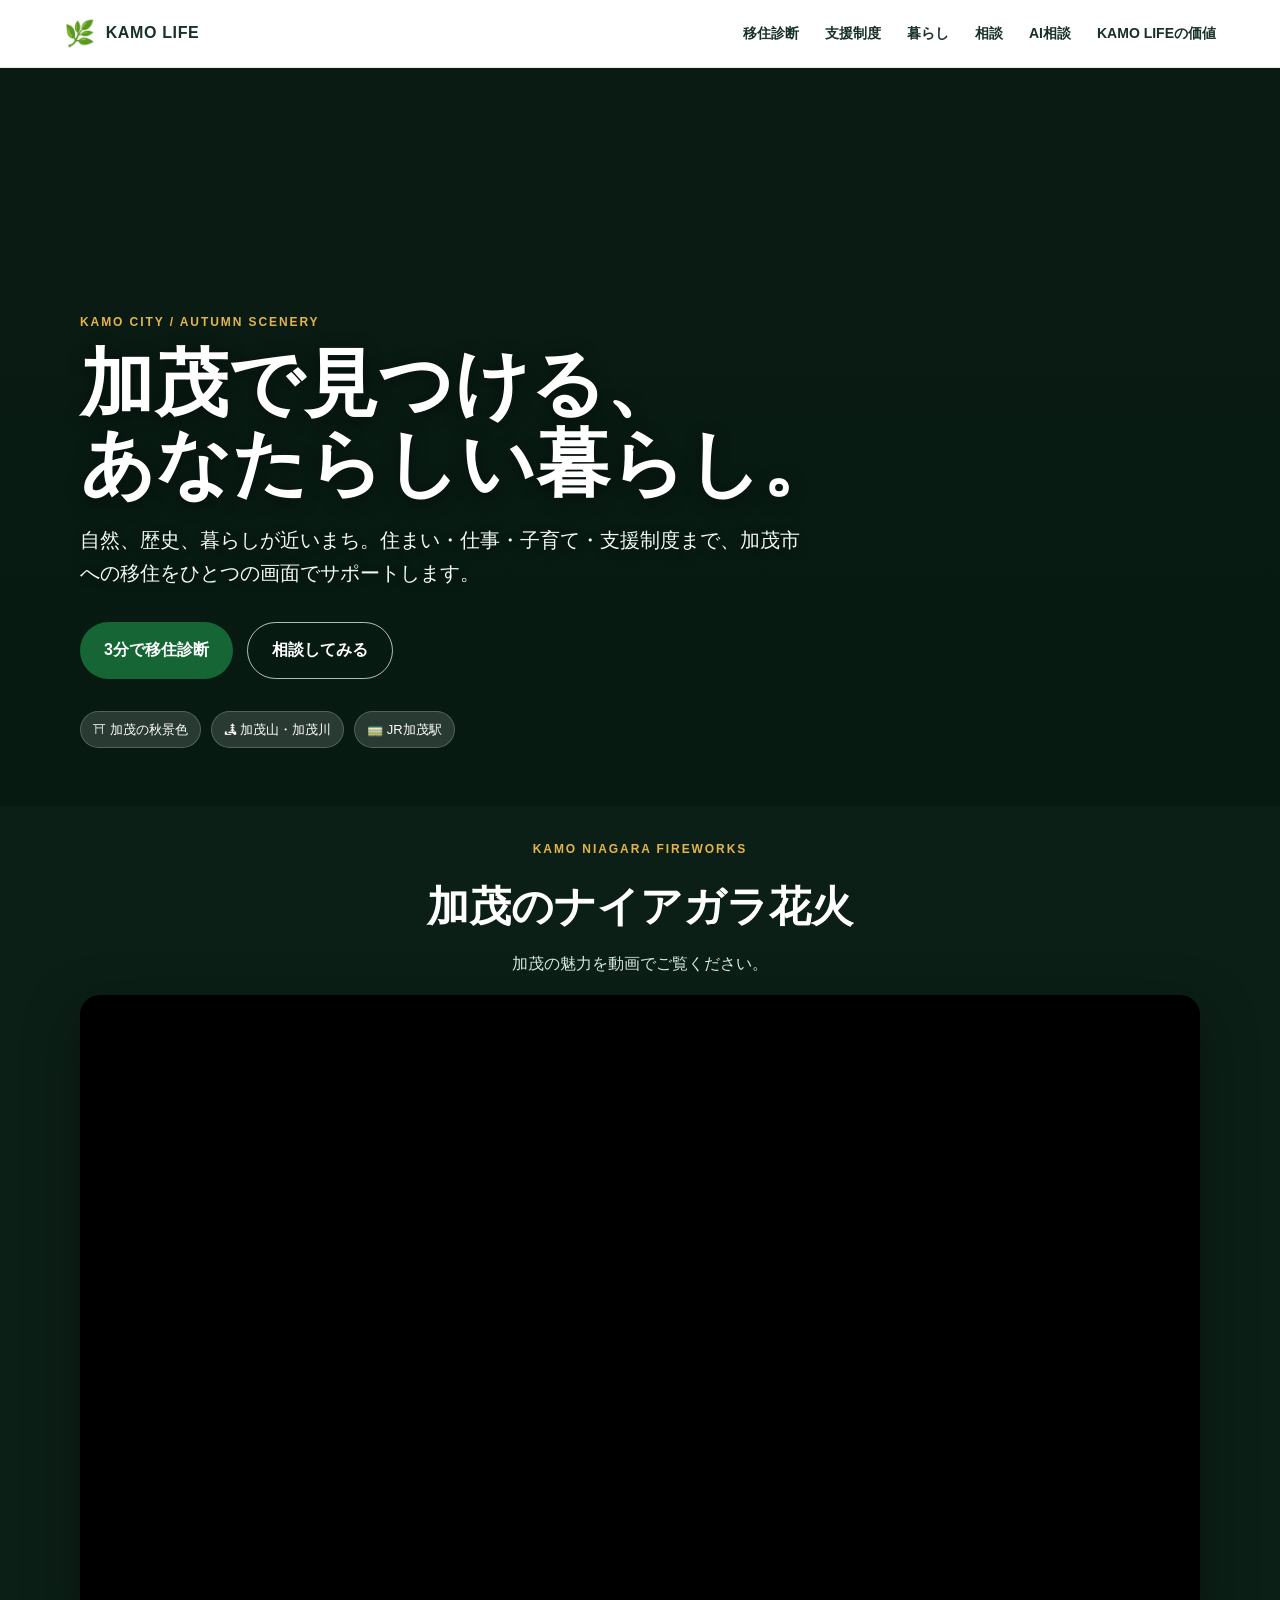
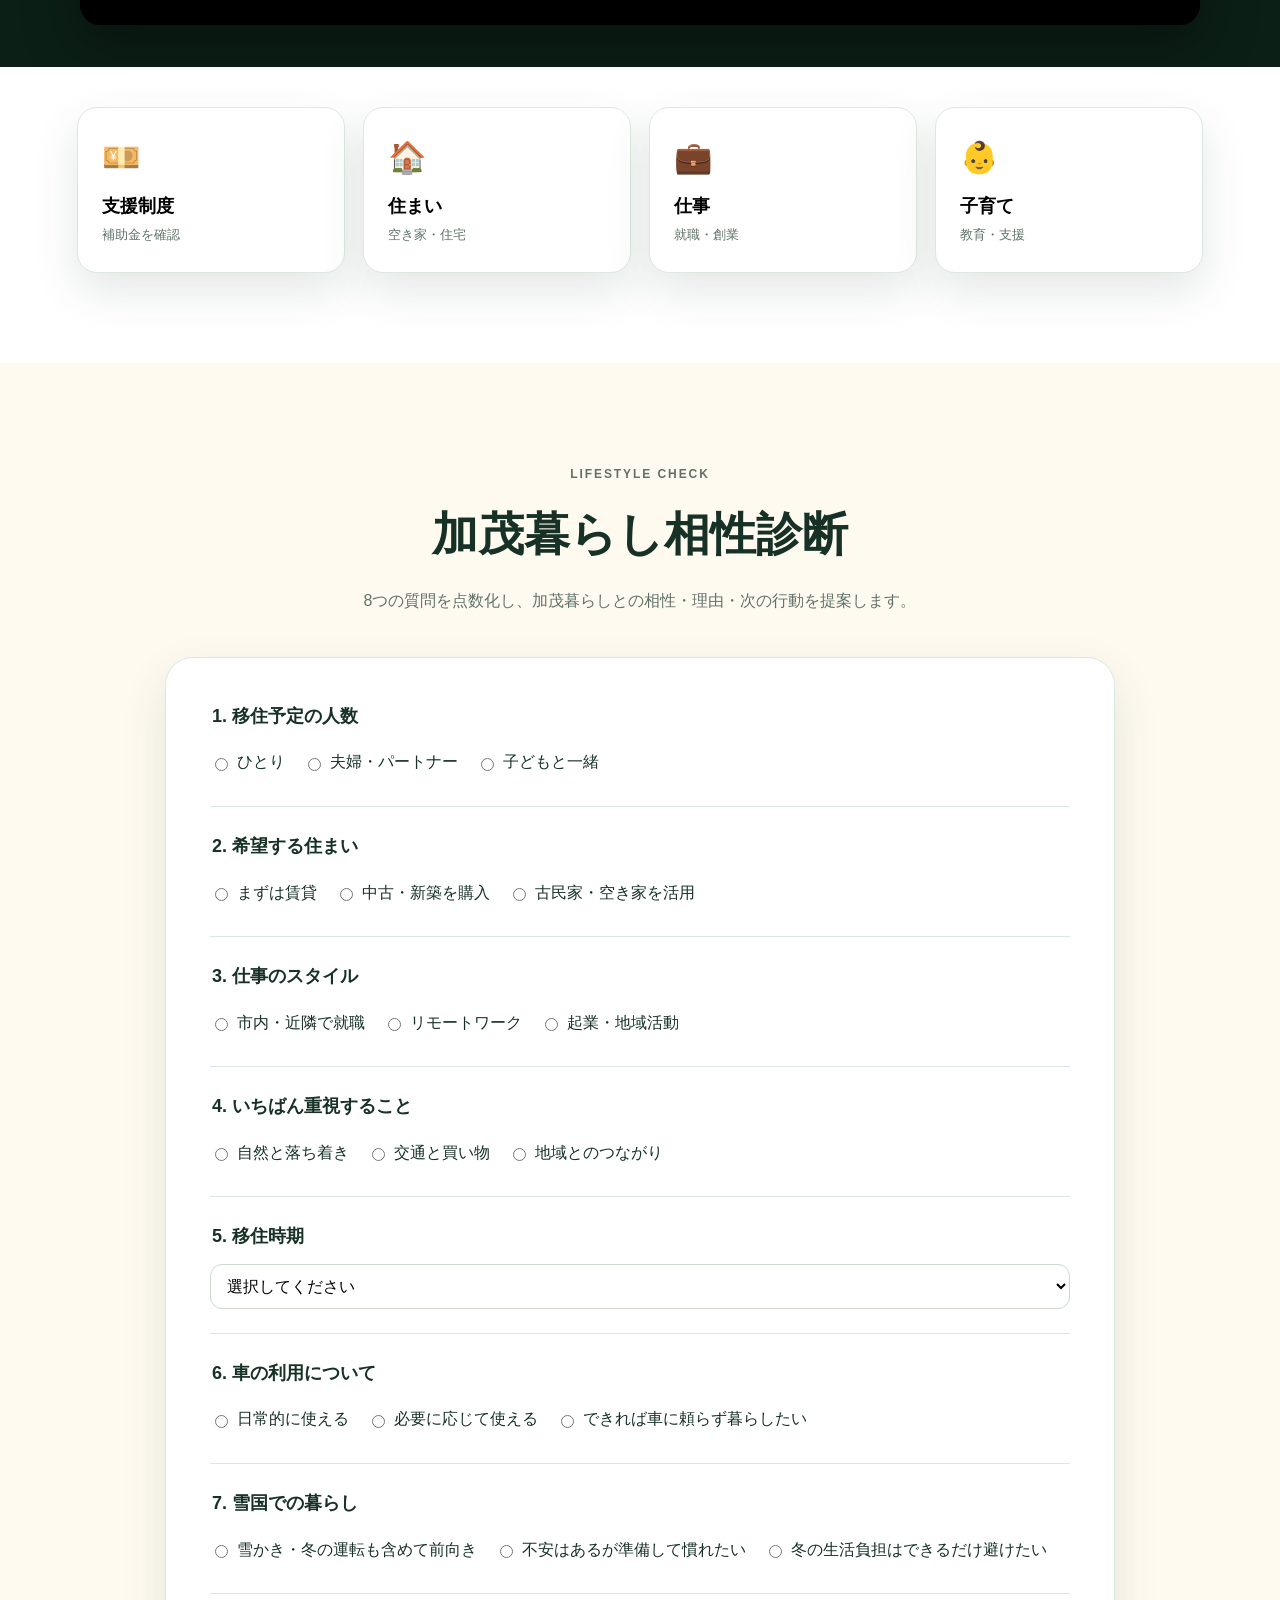
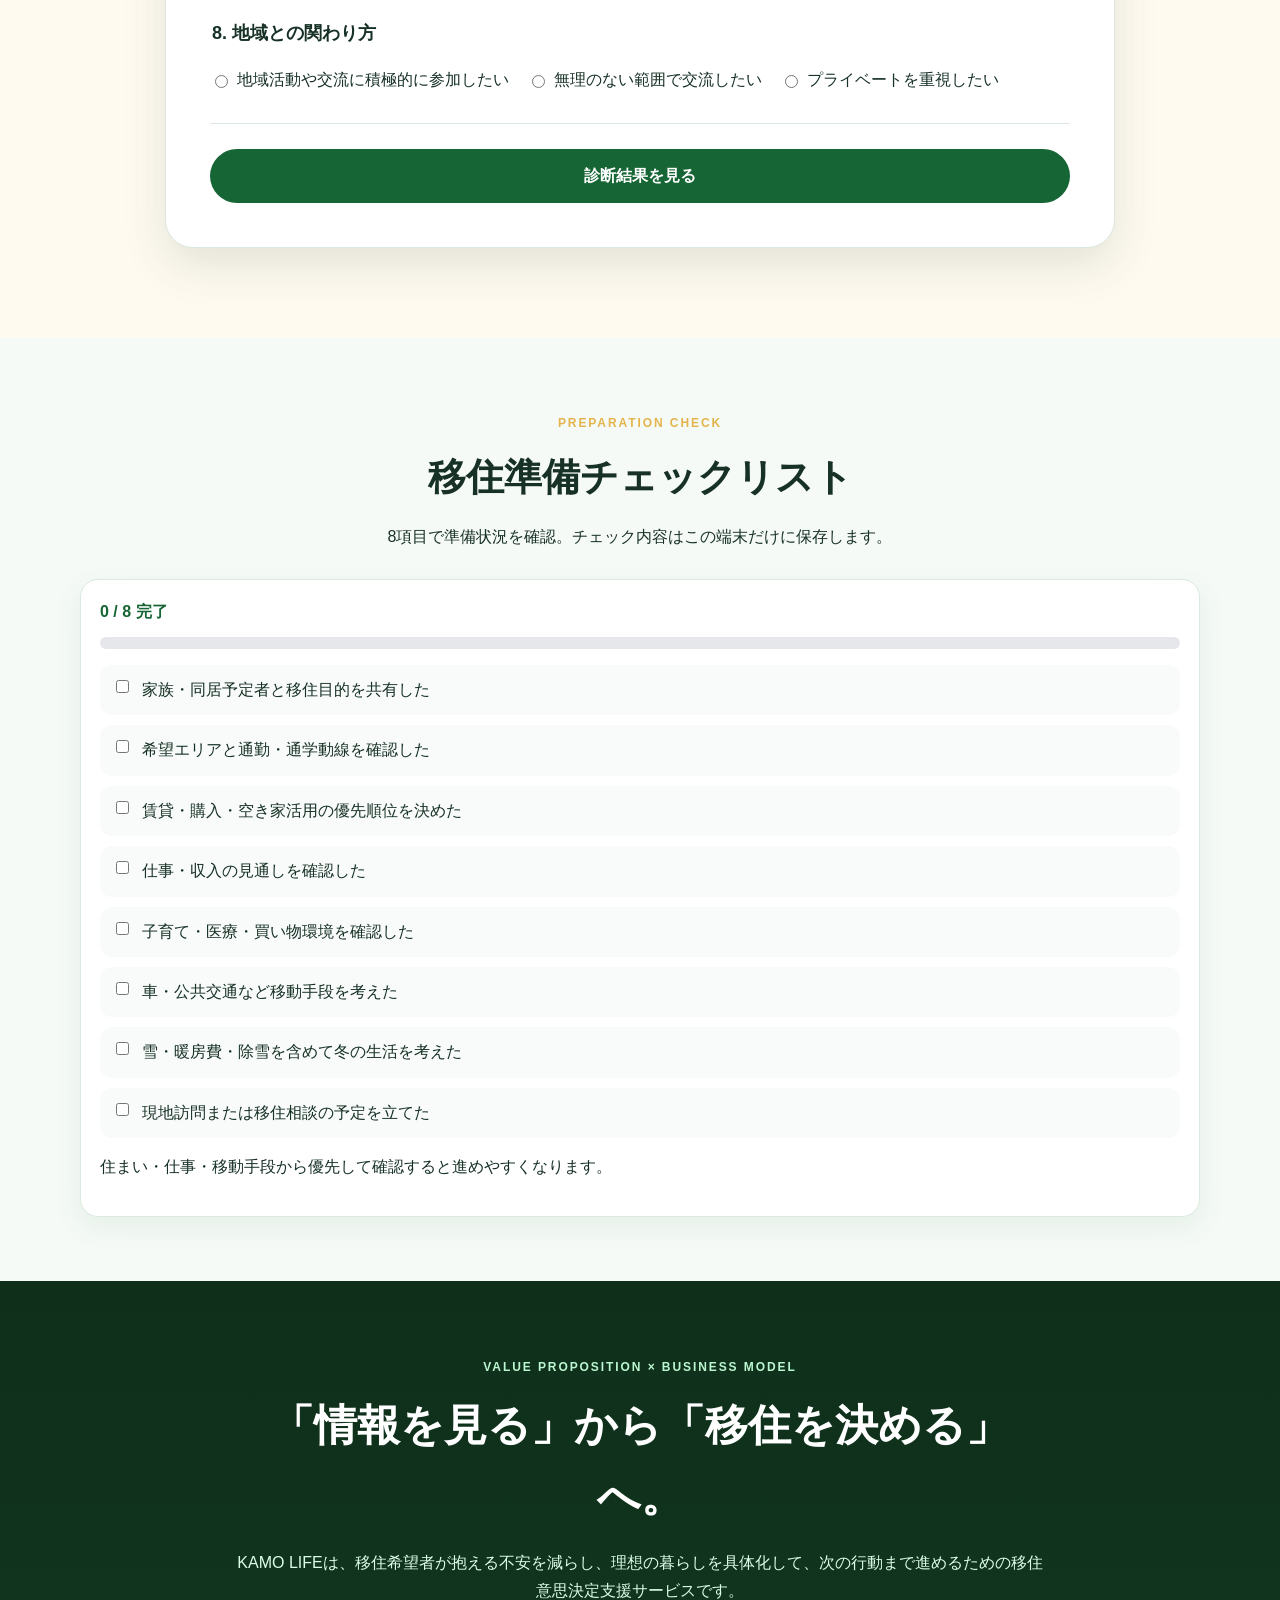
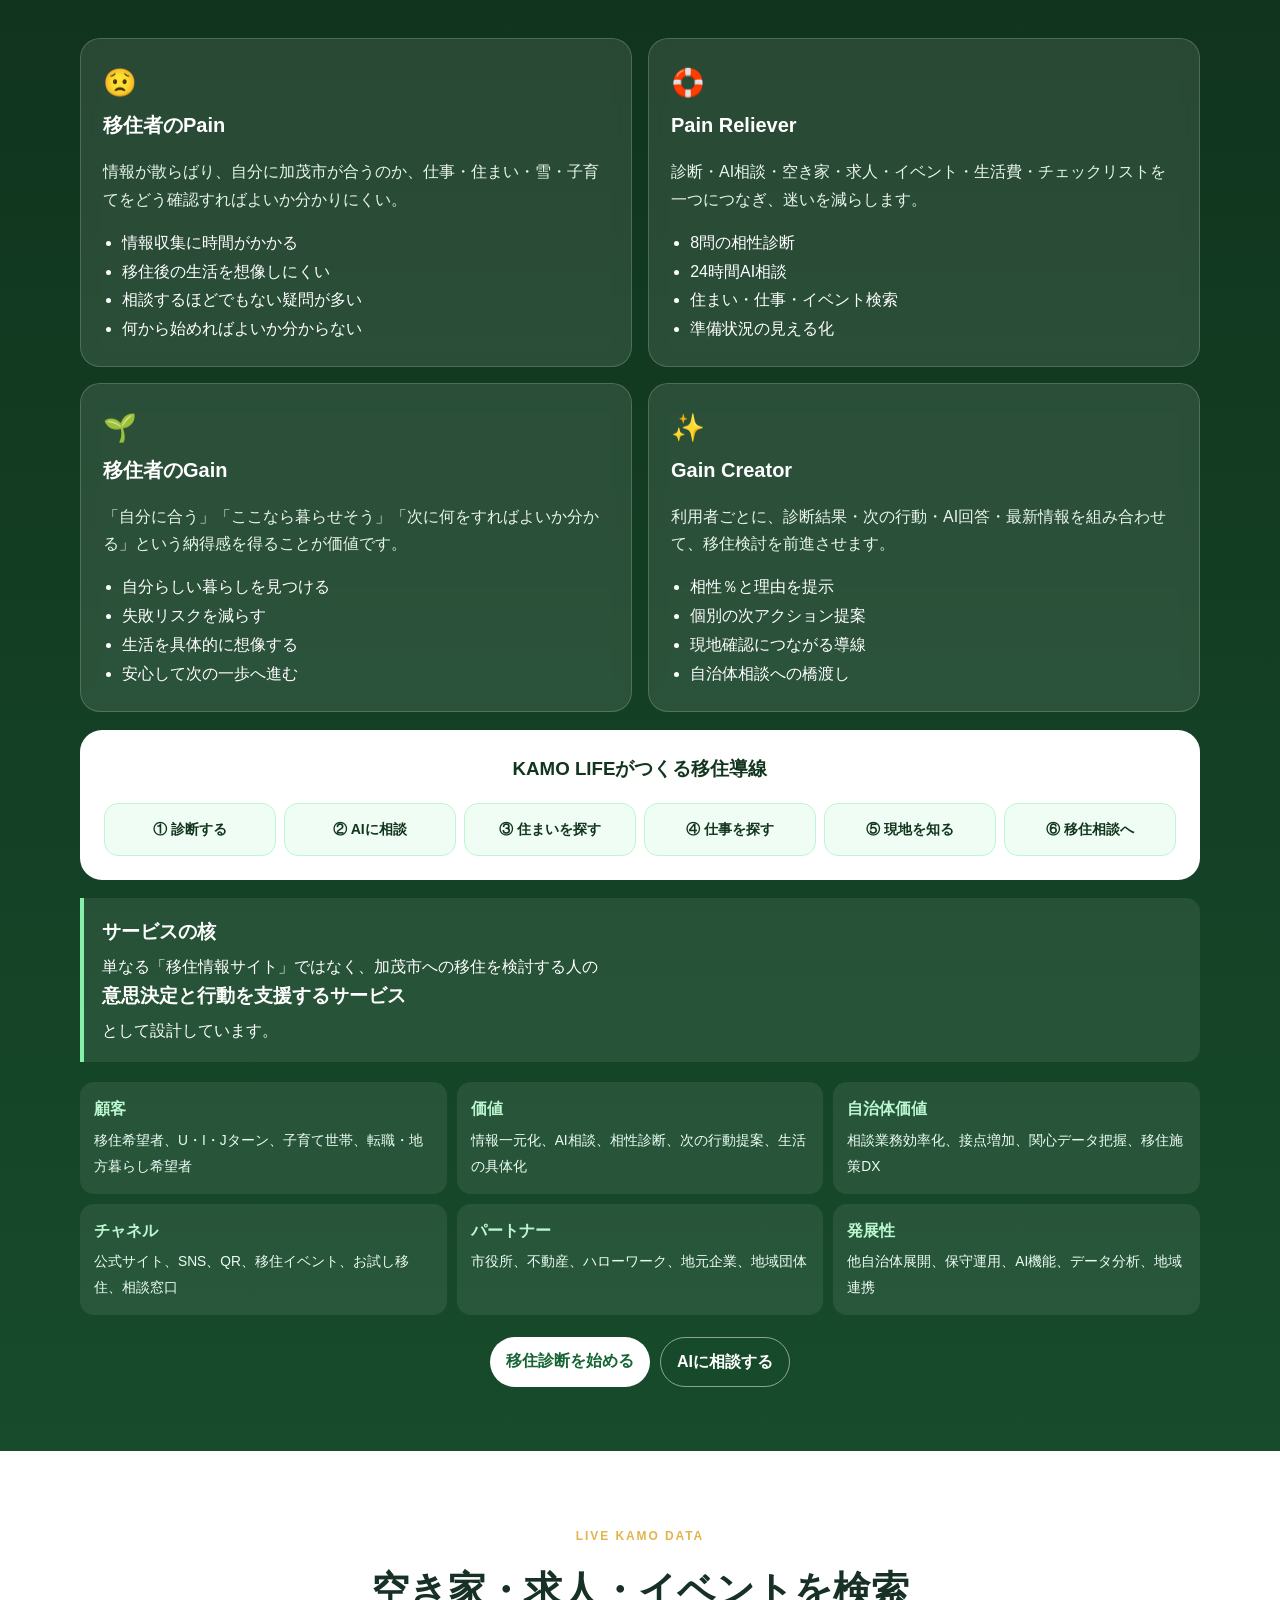
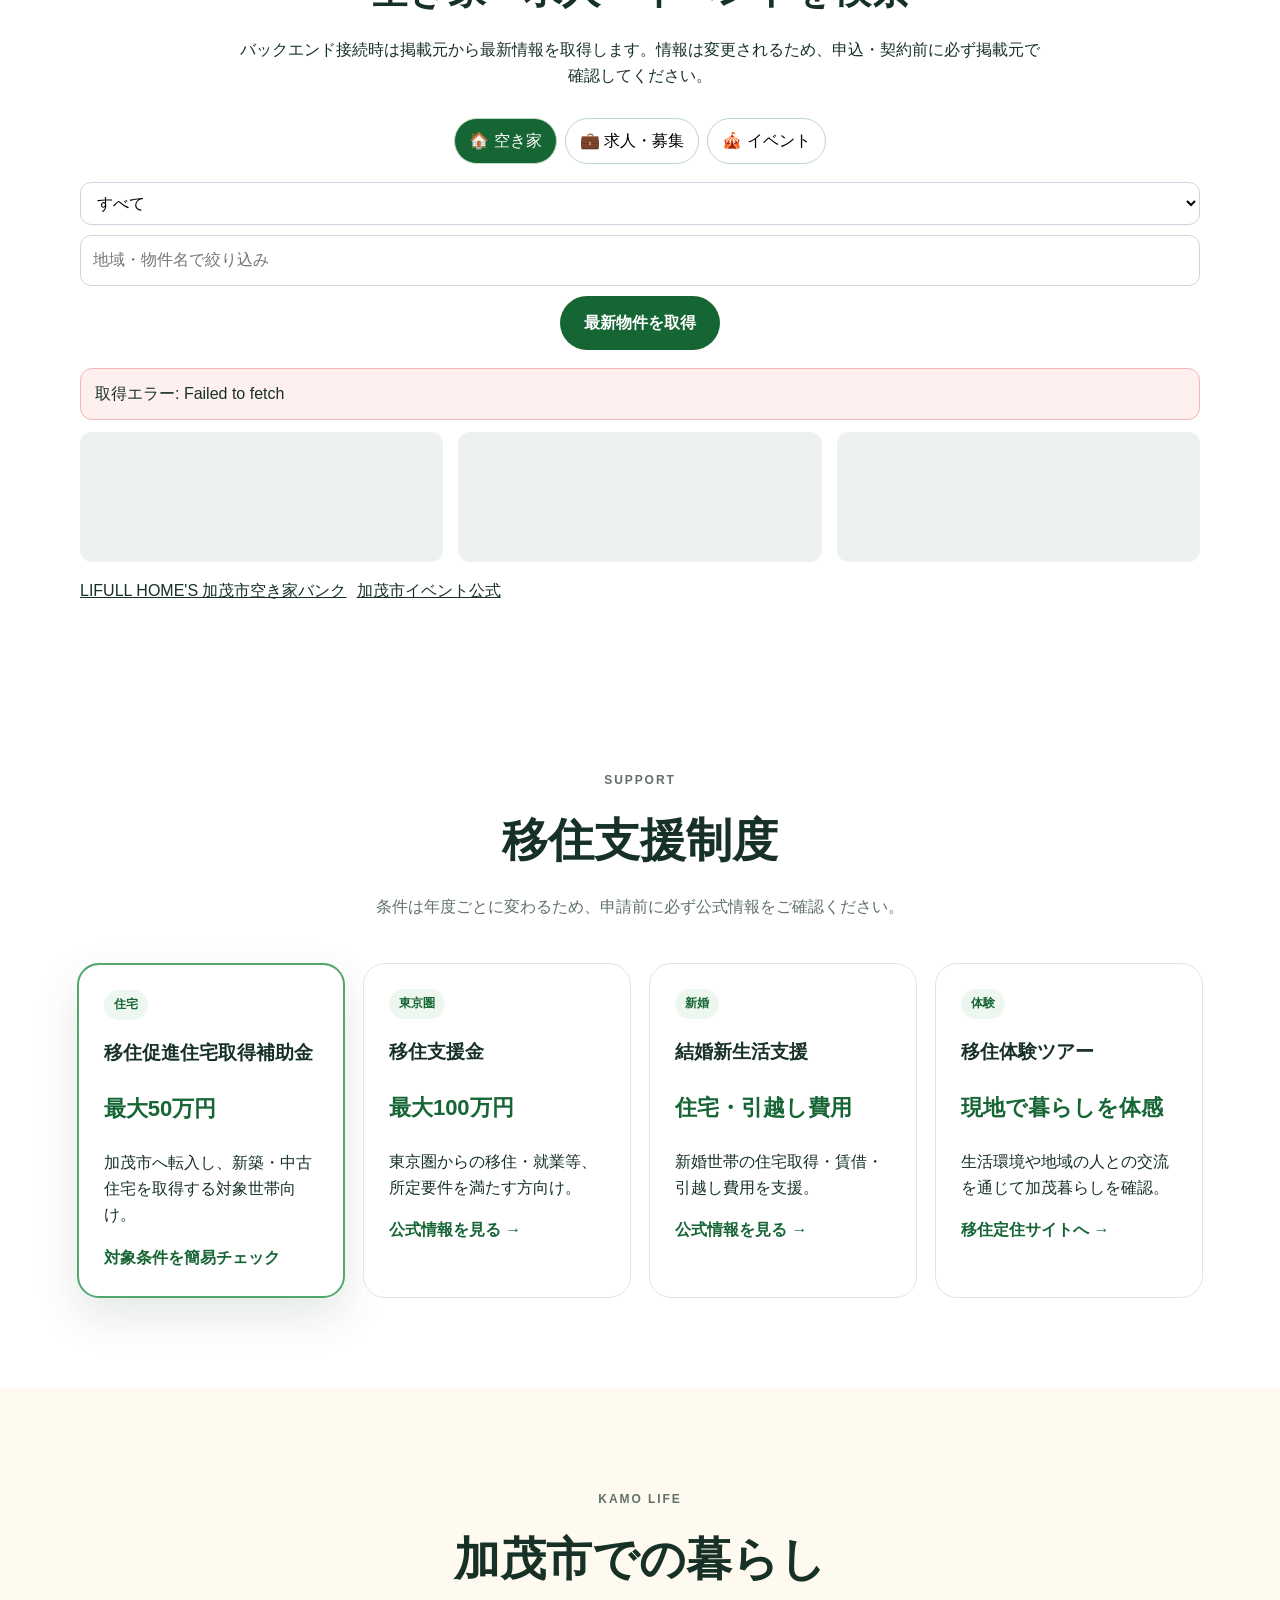
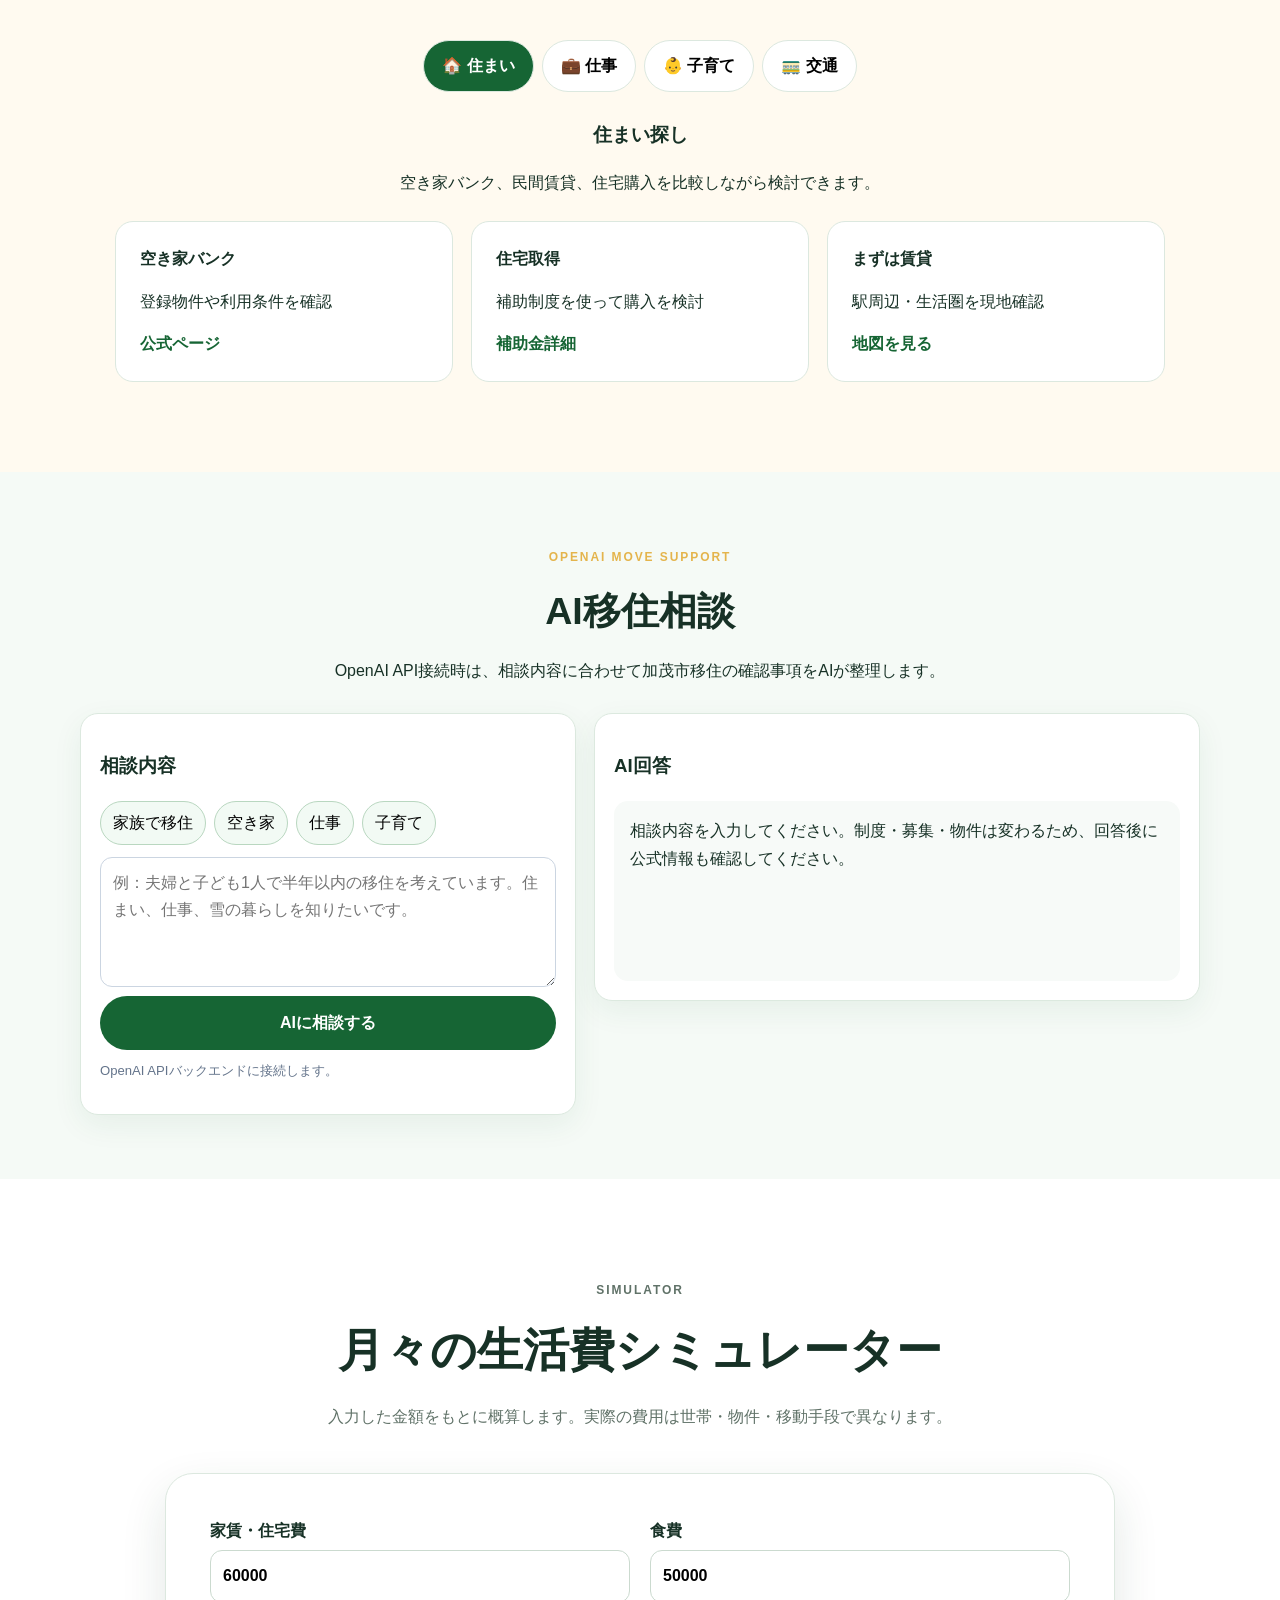
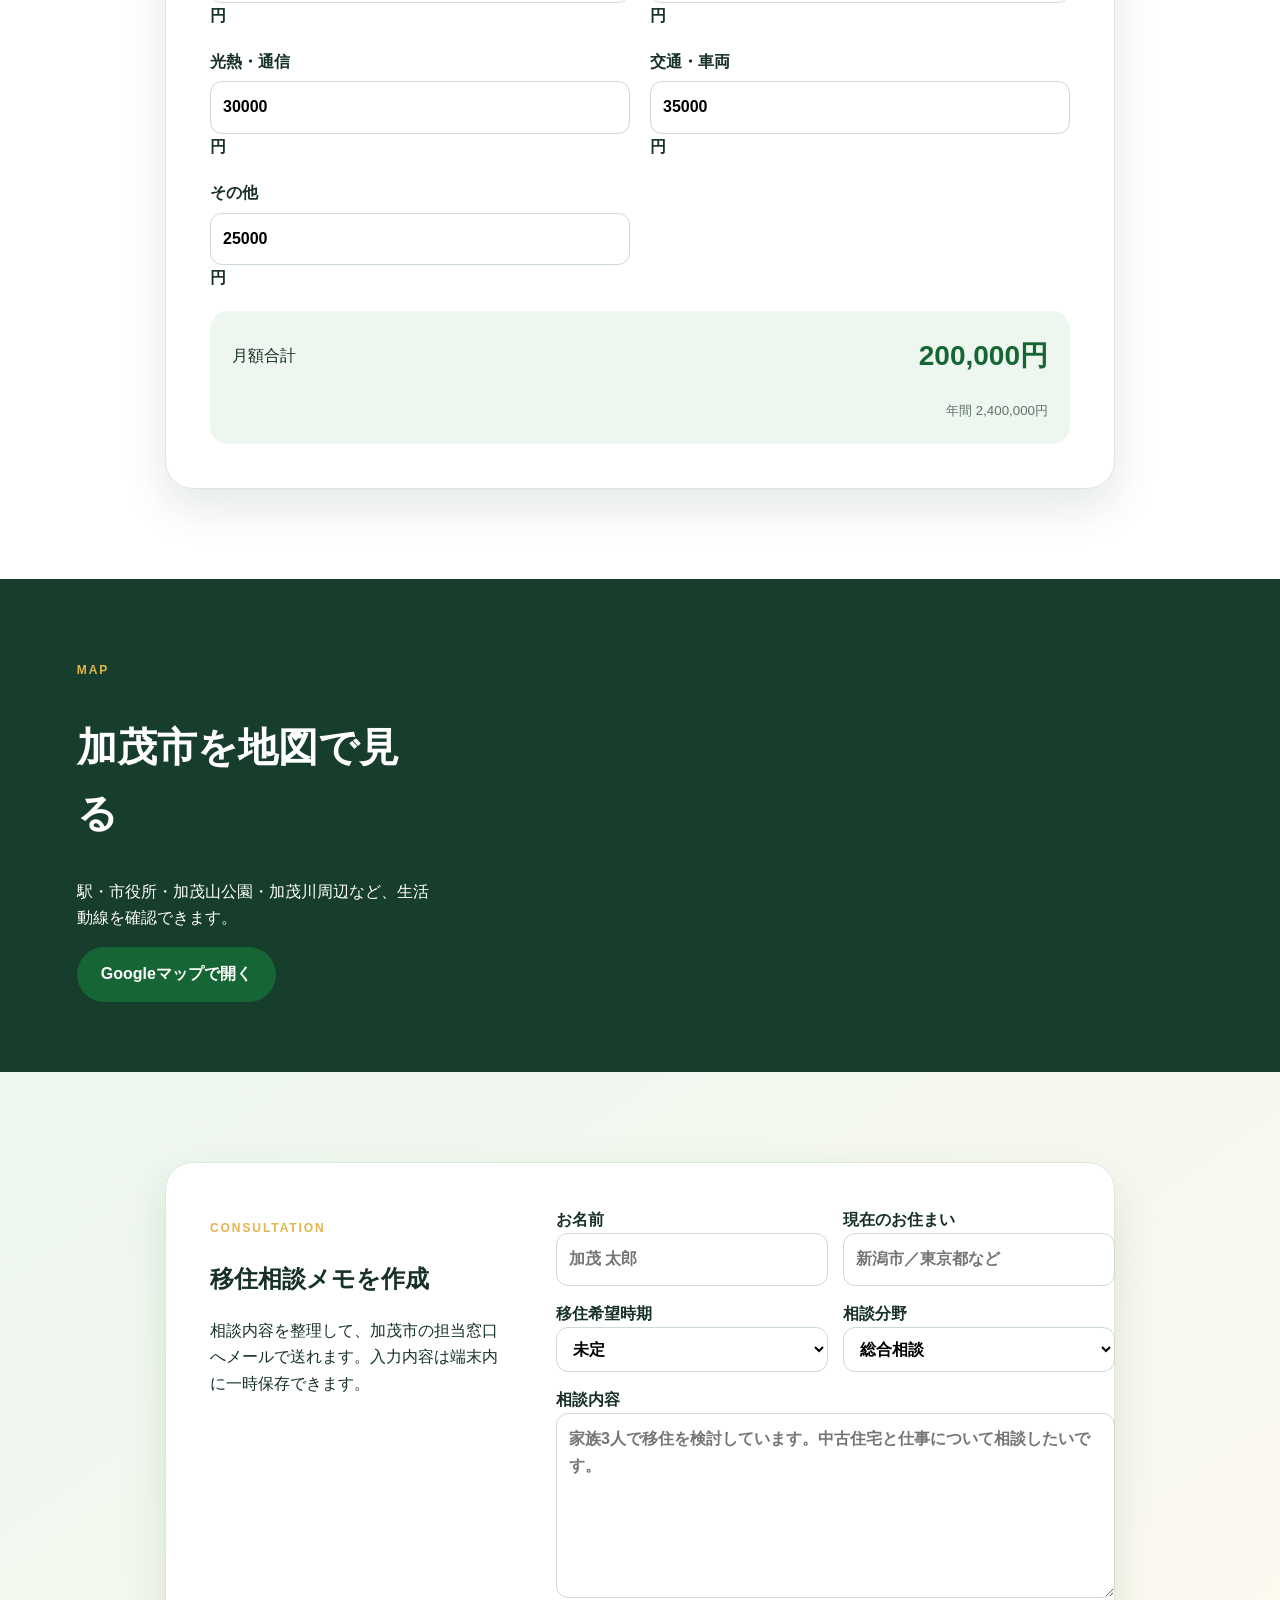
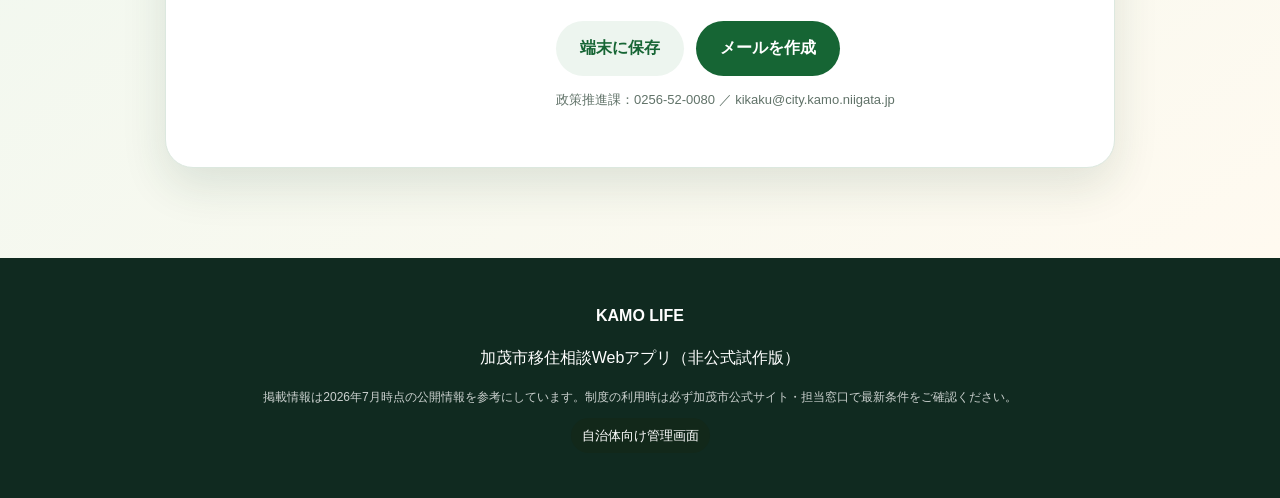
<file: index.html>
<!doctype html>
<html lang="ja">
<head>
  <meta charset="utf-8" />
  <meta name="viewport" content="width=device-width,initial-scale=1,viewport-fit=cover" />
  <meta name="theme-color" content="#166534" />
  <meta name="description" content="新潟県加茂市に特化した移住相談Webアプリ。住まい・仕事・子育て・支援制度をまとめて確認できます。" />
  <title>KAMO LIFE｜加茂市移住相談</title>
  <link rel="manifest" href="manifest.json" />
  <link rel="icon" href="icon.svg" type="image/svg+xml" />
  <link rel="stylesheet" href="style.css" />
</head>
<body>
  <header class="topbar">
    <a class="brand" href="#home" aria-label="ホームへ"><span class="brand-mark">🌿</span><span>KAMO LIFE</span></a>
    <button id="menuBtn" class="menu-btn" aria-label="メニューを開く">☰</button>
    <nav id="nav" class="nav"><a href="#diagnosis">移住診断</a><a href="#support">支援制度</a><a href="#life">暮らし</a><a href="#consult">相談</a></nav>
  </header>

  <main>
    <section id="home" style="background:#0b1f16;color:#fff;padding:0 0 42px;overflow:hidden;">
      <div style="position:relative;width:100%;aspect-ratio:16/9;max-height:78vh;background:#000;overflow:hidden;">
        <iframe
          src="https://www.youtube.com/embed/4geHlbPh2Ps?rel=0&modestbranding=1&playsinline=1"
          title="加茂市 ナイアガラ花火"
          allow="accelerometer; autoplay; clipboard-write; encrypted-media; gyroscope; picture-in-picture; web-share"
          allowfullscreen
          style="position:absolute;inset:0;width:100%;height:100%;border:0;">
        </iframe>
      </div>
      <div style="width:min(1120px,90%);margin:0 auto;padding:34px 0 4px;">
        <p class="eyebrow">KAMO CITY / NIAGARA FIREWORKS</p>
        <h1 style="font-size:clamp(36px,6vw,70px);line-height:1.08;margin:10px 0 18px;">加茂で見つける、<br>あなたらしい暮らし。</h1>
        <p style="font-size:clamp(16px,2vw,20px);max-width:720px;color:#e7f4eb;">ナイアガラ花火を入口に、加茂市の暮らし・住まい・仕事・子育て・支援制度をひとつの画面で分かりやすく。</p>
        <div class="hero-actions"><a class="btn primary" href="#diagnosis">3分で移住診断</a><a class="btn ghost" href="#consult">相談してみる</a></div>
        <div class="hero-badges"><span>🎆 ナイアガラ花火</span><span>🏞 加茂山・加茂川</span><span>🚃 JR加茂駅</span></div>
      </div>
    </section>

    <section class="quick-grid section-pad">
      <button class="quick-card" data-jump="#support"><span>💴</span><b>支援制度</b><small>補助金を確認</small></button>
      <button class="quick-card" data-jump="#housing"><span>🏠</span><b>住まい</b><small>空き家・住宅</small></button>
      <button class="quick-card" data-jump="#work"><span>💼</span><b>仕事</b><small>就職・創業</small></button>
      <button class="quick-card" data-jump="#child"><span>👶</span><b>子育て</b><small>教育・支援</small></button>
    </section>

    <section id="diagnosis" class="section-pad soft-section">
      <div class="section-head"><p class="eyebrow">LIFESTYLE CHECK</p><h2>加茂暮らし相性診断</h2><p>5つの質問から、おすすめの移住スタイルを提案します。</p></div>
      <form id="diagnosisForm" class="diagnosis-card">
        <fieldset><legend>1. 移住予定の人数</legend><label><input type="radio" name="people" value="single" required> ひとり</label><label><input type="radio" name="people" value="couple"> 夫婦・パートナー</label><label><input type="radio" name="people" value="family"> 子どもと一緒</label></fieldset>
        <fieldset><legend>2. 希望する住まい</legend><label><input type="radio" name="home" value="rent" required> まずは賃貸</label><label><input type="radio" name="home" value="buy"> 中古・新築を購入</label><label><input type="radio" name="home" value="old"> 古民家・空き家を活用</label></fieldset>
        <fieldset><legend>3. 仕事のスタイル</legend><label><input type="radio" name="work" value="local" required> 市内・近隣で就職</label><label><input type="radio" name="work" value="remote"> リモートワーク</label><label><input type="radio" name="work" value="startup"> 起業・地域活動</label></fieldset>
        <fieldset><legend>4. いちばん重視すること</legend><label><input type="radio" name="priority" value="nature" required> 自然と落ち着き</label><label><input type="radio" name="priority" value="access"> 交通と買い物</label><label><input type="radio" name="priority" value="community"> 地域とのつながり</label></fieldset>
        <fieldset><legend>5. 移住時期</legend><select name="timing" required><option value="">選択してください</option><option>3か月以内</option><option>半年以内</option><option>1年以内</option><option>まだ検討中</option></select></fieldset>
        <button class="btn primary full" type="submit">診断結果を見る</button>
      </form>
      <div id="diagnosisResult" class="result-card hidden" aria-live="polite"></div>
    </section>

    <section id="support" class="section-pad">
      <div class="section-head"><p class="eyebrow">SUPPORT</p><h2>移住支援制度</h2><p>条件は年度ごとに変わるため、申請前に必ず公式情報をご確認ください。</p></div>
      <div class="support-grid">
        <article class="info-card featured"><span class="tag">住宅</span><h3>移住促進住宅取得補助金</h3><p class="amount">最大50万円</p><p>加茂市へ転入し、新築・中古住宅を取得する対象世帯向け。</p><button class="detail-btn" data-modal="housingGrant">対象条件を簡易チェック</button></article>
        <article class="info-card"><span class="tag">東京圏</span><h3>移住支援金</h3><p class="amount">最大100万円</p><p>東京圏からの移住・就業等、所定要件を満たす方向け。</p><a class="text-link" target="_blank" rel="noopener" href="https://www.city.kamo.niigata.jp/ijyu/information/65669.html">公式情報を見る →</a></article>
        <article class="info-card"><span class="tag">新婚</span><h3>結婚新生活支援</h3><p class="amount">住宅・引越し費用</p><p>新婚世帯の住宅取得・賃借・引越し費用を支援。</p><a class="text-link" target="_blank" rel="noopener" href="https://www.city.kamo.niigata.jp/docs/63677.html">公式情報を見る →</a></article>
        <article class="info-card"><span class="tag">体験</span><h3>移住体験ツアー</h3><p class="amount">現地で暮らしを体感</p><p>生活環境や地域の人との交流を通じて加茂暮らしを確認。</p><a class="text-link" target="_blank" rel="noopener" href="https://www.city.kamo.niigata.jp/ijyu/">移住定住サイトへ →</a></article>
      </div>
    </section>

    <section id="life" class="section-pad soft-section">
      <div class="section-head"><p class="eyebrow">KAMO LIFE</p><h2>加茂市での暮らし</h2></div>
      <div class="tabs" role="tablist"><button class="tab active" data-tab="housing">🏠 住まい</button><button class="tab" data-tab="work">💼 仕事</button><button class="tab" data-tab="child">👶 子育て</button><button class="tab" data-tab="access">🚃 交通</button></div>
      <div id="housing" class="tab-panel active"><div class="panel-copy"><h3>住まい探し</h3><p>空き家バンク、民間賃貸、住宅購入を比較しながら検討できます。</p></div><div class="mini-cards"><article><b>空き家バンク</b><p>登録物件や利用条件を確認</p><a target="_blank" rel="noopener" href="https://www.city.kamo.niigata.jp/soshiki/kensetsu/kanri/">公式ページ</a></article><article><b>住宅取得</b><p>補助制度を使って購入を検討</p><a target="_blank" rel="noopener" href="https://www.city.kamo.niigata.jp/docs/36105.html">補助金詳細</a></article><article><b>まずは賃貸</b><p>駅周辺・生活圏を現地確認</p><button data-jump="#map">地図を見る</button></article></div></div>
      <div id="work" class="tab-panel"><div class="panel-copy"><h3>仕事と働き方</h3><p>市内企業への就職、近隣地域への通勤、リモートワーク、創業などを検討できます。</p></div><div class="mini-cards"><article><b>市内・近隣就職</b><p>ハローワークや求人サイトを活用</p></article><article><b>創業チャレンジ</b><p>市の創業支援制度を確認</p><a target="_blank" rel="noopener" href="https://www.city.kamo.niigata.jp/shisei/hojo/">補助金一覧</a></article><article><b>地域おこし協力隊</b><p>地域課題に取り組みながら定住へ</p><a target="_blank" rel="noopener" href="https://www.city.kamo.niigata.jp/ijyu/">募集情報</a></article></div></div>
      <div id="child" class="tab-panel"><div class="panel-copy"><h3>子育て・教育</h3><p>保育、学校、医療、遊び場など、家族での生活に必要な情報を確認しましょう。</p></div><div class="mini-cards"><article><b>自然の遊び場</b><p>加茂山公園や加茂川が身近</p></article><article><b>相談窓口</b><p>妊娠・出産・子育ての行政情報</p><a target="_blank" rel="noopener" href="https://www.city.kamo.niigata.jp/lifeevent/kosodate/">子育て情報</a></article><article><b>家族向け支援</b><p>対象となる手当・助成を確認</p><a target="_blank" rel="noopener" href="https://www.city.kamo.niigata.jp/lifeevent/kosodate/">制度を探す</a></article></div></div>
      <div id="access" class="tab-panel"><div class="panel-copy"><h3>交通・アクセス</h3><p>JR加茂駅を中心に、市街地と自然が近いコンパクトな生活圏です。通勤先や冬季の移動も現地で確認するのがおすすめです。</p></div><div class="mini-cards"><article><b>鉄道</b><p>JR信越本線 加茂駅</p></article><article><b>自動車</b><p>買い物・郊外移動に便利</p></article><article><b>現地確認</b><p>平日と休日、冬季の移動をチェック</p></article></div></div>
    </section>

    <section class="section-pad calculator-section"><div class="section-head"><p class="eyebrow">SIMULATOR</p><h2>月々の生活費シミュレーター</h2><p>入力した金額をもとに概算します。実際の費用は世帯・物件・移動手段で異なります。</p></div><div class="calculator-card"><label>家賃・住宅費<input id="rent" type="number" value="60000" min="0">円</label><label>食費<input id="food" type="number" value="50000" min="0">円</label><label>光熱・通信<input id="utility" type="number" value="30000" min="0">円</label><label>交通・車両<input id="transport" type="number" value="35000" min="0">円</label><label>その他<input id="other" type="number" value="25000" min="0">円</label><div class="total"><span>月額合計</span><strong id="monthlyTotal">200,000円</strong><small id="annualTotal">年間 2,400,000円</small></div></div></section>

    <section id="map" class="map-section"><div class="map-copy"><p class="eyebrow">MAP</p><h2>加茂市を地図で見る</h2><p>駅・市役所・加茂山公園・加茂川周辺など、生活動線を確認できます。</p><a class="btn primary" target="_blank" rel="noopener" href="https://www.google.com/maps/search/?api=1&query=%E6%96%B0%E6%BD%9F%E7%9C%8C%E5%8A%A0%E8%8C%82%E5%B8%82">Googleマップで開く</a></div><iframe title="加茂市地図" src="https://www.openstreetmap.org/export/embed.html?bbox=139.02%2C37.62%2C139.16%2C37.70&layer=mapnik&marker=37.666%2C139.04" loading="lazy"></iframe></section>

    <section id="consult" class="section-pad consult-section"><div class="consult-card"><div><p class="eyebrow">CONSULTATION</p><h2>移住相談メモを作成</h2><p>相談内容を整理して、加茂市の担当窓口へメールで送れます。入力内容は端末内に一時保存できます。</p></div><form id="consultForm"><div class="two-col"><label>お名前<input name="name" autocomplete="name" placeholder="加茂 太郎"></label><label>現在のお住まい<input name="area" placeholder="新潟市／東京都など"></label></div><div class="two-col"><label>移住希望時期<select name="timing"><option>未定</option><option>3か月以内</option><option>半年以内</option><option>1年以内</option></select></label><label>相談分野<select name="topic"><option>総合相談</option><option>住まい</option><option>仕事</option><option>子育て</option><option>支援制度</option></select></label></div><label>相談内容<textarea name="message" rows="6" placeholder="家族3人で移住を検討しています。中古住宅と仕事について相談したいです。"></textarea></label><div class="form-actions"><button type="button" id="saveMemo" class="btn secondary">端末に保存</button><button type="submit" class="btn primary">メールを作成</button></div><p class="contact-note">政策推進課：0256-52-0080 ／ kikaku@city.kamo.niigata.jp</p></form></div></section>
  </main>

  <footer><b>KAMO LIFE</b><p>加茂市移住相談Webアプリ（非公式試作版）</p><p class="small">掲載情報は2026年7月時点の公開情報を参考にしています。制度の利用時は必ず加茂市公式サイト・担当窓口で最新条件をご確認ください。</p></footer>

  <div id="modal" class="modal hidden" role="dialog" aria-modal="true" aria-labelledby="modalTitle"><div class="modal-box"><button id="closeModal" class="close">×</button><h2 id="modalTitle">住宅取得補助金 簡易チェック</h2><form id="grantCheck"><label><input type="checkbox" name="move"> 加茂市へ転入し、長期定住する意思がある</label><label><input type="checkbox" name="age"> 申請者が50歳未満</label><label><input type="checkbox" name="family"> 16歳未満の子と同居予定、または婚姻後3年以内</label><label><input type="checkbox" name="absence"> 過去2年以上、加茂市に住所がない</label><label><input type="checkbox" name="tax"> 市区町村税の滞納がない</label><button class="btn primary full" type="submit">判定する</button></form><div id="grantResult"></div><p class="small">これは目安です。住宅・申請時期など追加要件があります。</p></div></div>

  <script src="app.js"></script>
</body>
</html>
</file>
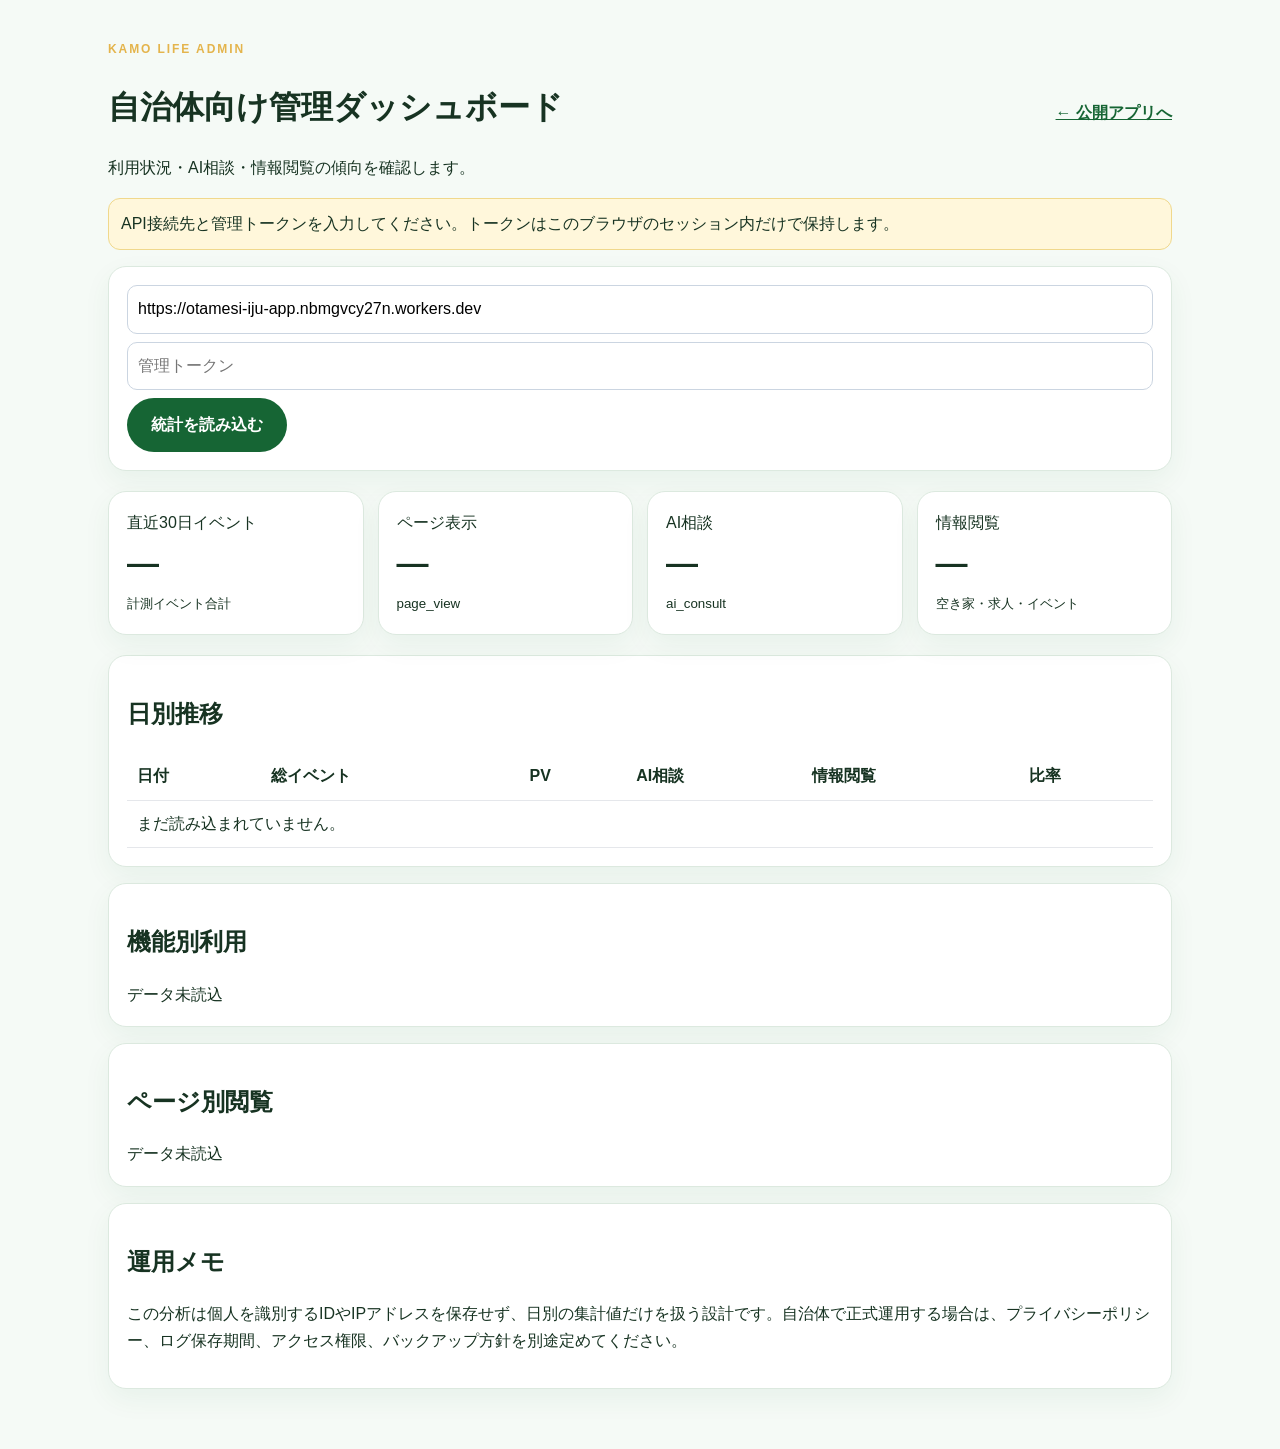
<file: admin.html>
<!doctype html>
<html lang="ja">
<head>
  <meta charset="utf-8">
  <meta name="viewport" content="width=device-width,initial-scale=1">
  <meta name="robots" content="noindex,nofollow">
  <title>KAMO LIFE 管理ダッシュボード</title>
  <link rel="stylesheet" href="style.css">
  <style>
    body{background:#f5faf6;color:#173322}.admin-wrap{max-width:1100px;margin:auto;padding:28px 18px 60px}.admin-head{display:flex;gap:14px;justify-content:space-between;align-items:center;flex-wrap:wrap}.admin-grid{display:grid;grid-template-columns:repeat(4,minmax(0,1fr));gap:14px;margin:20px 0}.metric,.panel{background:#fff;border:1px solid #dce9df;border-radius:18px;padding:18px;box-shadow:0 10px 28px rgba(22,101,52,.06)}.metric strong{font-size:2rem;display:block}.panel{margin-top:16px}.controls{display:flex;gap:8px;flex-wrap:wrap}.controls input{min-width:230px;padding:10px;border:1px solid #cbd5e1;border-radius:10px}.table-wrap{overflow:auto}table{width:100%;border-collapse:collapse}th,td{text-align:left;padding:10px;border-bottom:1px solid #e5e7eb;white-space:nowrap}.bar{height:9px;background:#e5e7eb;border-radius:999px;overflow:hidden}.bar span{display:block;height:100%;background:#16803d}.notice{background:#fff7db;border:1px solid #f0d88c;border-radius:12px;padding:12px}.good{background:#eef8f1;border:1px solid #b9d7c0}.admin-link{color:#166534;font-weight:700}@media(max-width:760px){.admin-grid{grid-template-columns:repeat(2,1fr)}}
  </style>
</head>
<body>
  <main class="admin-wrap">
    <div class="admin-head"><div><p class="eyebrow">KAMO LIFE ADMIN</p><h1>自治体向け管理ダッシュボード</h1><p>利用状況・AI相談・情報閲覧の傾向を確認します。</p></div><a class="admin-link" href="./">← 公開アプリへ</a></div>
    <div id="setupNotice" class="notice">API接続先と管理トークンを入力してください。トークンはこのブラウザのセッション内だけで保持します。</div>
    <section class="panel"><div class="controls"><input id="apiBase" placeholder="API URL 例: https://...workers.dev"><input id="adminToken" type="password" placeholder="管理トークン"><button id="loadStats" class="btn primary">統計を読み込む</button></div></section>
    <section class="admin-grid">
      <article class="metric"><span>直近30日イベント</span><strong id="mTotal">—</strong><small>計測イベント合計</small></article>
      <article class="metric"><span>ページ表示</span><strong id="mPV">—</strong><small>page_view</small></article>
      <article class="metric"><span>AI相談</span><strong id="mAI">—</strong><small>ai_consult</small></article>
      <article class="metric"><span>情報閲覧</span><strong id="mInfo">—</strong><small>空き家・求人・イベント</small></article>
    </section>
    <section class="panel"><h2>日別推移</h2><div class="table-wrap"><table><thead><tr><th>日付</th><th>総イベント</th><th>PV</th><th>AI相談</th><th>情報閲覧</th><th>比率</th></tr></thead><tbody id="dailyRows"><tr><td colspan="6">まだ読み込まれていません。</td></tr></tbody></table></div></section>
    <section class="panel"><h2>機能別利用</h2><div id="eventBreakdown">データ未読込</div></section>
    <section class="panel"><h2>ページ別閲覧</h2><div id="pathBreakdown">データ未読込</div></section>
    <section class="panel"><h2>運用メモ</h2><p>この分析は個人を識別するIDやIPアドレスを保存せず、日別の集計値だけを扱う設計です。自治体で正式運用する場合は、プライバシーポリシー、ログ保存期間、アクセス権限、バックアップ方針を別途定めてください。</p></section>
  </main>
  <script src="config.js"></script>
  <script src="admin.js"></script>
</body>
</html>
</file>
<file: style.css>
:root{--green:#166534;--green2:#22c55e;--cream:#fffaf0;--ink:#173126;--muted:#607268;--line:#dce8df;--white:#fff;--shadow:0 18px 45px rgba(28,65,43,.12)}*{box-sizing:border-box}html{scroll-behavior:smooth}body{margin:0;font-family:-apple-system,BlinkMacSystemFont,"Hiragino Sans","Yu Gothic",sans-serif;color:var(--ink);background:#fff;line-height:1.65}button,input,select,textarea{font:inherit}a{color:inherit}.topbar{height:68px;display:flex;align-items:center;justify-content:space-between;padding:0 clamp(18px,5vw,70px);position:sticky;top:0;z-index:20;background:rgba(255,255,255,.92);backdrop-filter:blur(15px);border-bottom:1px solid rgba(220,232,223,.8)}.brand{display:flex;gap:10px;align-items:center;text-decoration:none;font-weight:900;letter-spacing:.04em}.brand-mark{font-size:25px}.nav{display:flex;gap:26px}.nav a{text-decoration:none;font-weight:700;font-size:14px}.menu-btn{display:none;border:0;background:none;font-size:25px}.hero{min-height:650px;position:relative;overflow:hidden;background:linear-gradient(145deg,#0f5132,#318a59);color:#fff;display:grid;align-items:center}.hero-overlay{position:absolute;inset:0;background:radial-gradient(circle at 20% 30%,rgba(255,255,255,.16),transparent 35%)}.hero-content{z-index:2;width:min(1120px,90%);margin:auto;padding:80px 0 180px}.eyebrow{font-weight:900;letter-spacing:.16em;font-size:12px;color:#e4b44c;text-transform:uppercase}.hero h1{font-size:clamp(43px,7vw,78px);line-height:1.12;margin:15px 0 22px;letter-spacing:.02em}.hero-content>p:not(.eyebrow){font-size:clamp(16px,2vw,21px);max-width:650px}.hero-actions{display:flex;gap:14px;margin:32px 0}.btn{border:0;border-radius:999px;padding:14px 24px;font-weight:800;text-decoration:none;display:inline-flex;align-items:center;justify-content:center;cursor:pointer}.primary{background:var(--green);color:#fff}.hero .primary{background:#fff;color:var(--green)}.ghost{border:1px solid rgba(255,255,255,.7);color:#fff}.secondary{background:#edf5ef;color:var(--green)}.full{width:100%}.hero-badges{display:flex;gap:10px;flex-wrap:wrap}.hero-badges span{padding:7px 12px;background:rgba(255,255,255,.14);border:1px solid rgba(255,255,255,.2);border-radius:99px;font-size:13px}.scenery{position:absolute;left:0;right:0;bottom:0;height:230px}.sun{position:absolute;width:110px;height:110px;border-radius:50%;background:#ffd36a;right:13%;top:5px;box-shadow:0 0 80px rgba(255,211,106,.5)}.mountain{position:absolute;bottom:30px;width:70%;height:210px;border-radius:50% 60% 0 0;transform:rotate(4deg)}.m1{left:-18%;background:#154e38}.m2{right:-22%;background:#0a3b2d;transform:rotate(-7deg)}.river{position:absolute;left:0;right:0;bottom:-55px;height:135px;background:linear-gradient(180deg,#7cc9ca,#d9f2e5);clip-path:polygon(0 24%,42% 8%,100% 34%,100% 100%,0 100%)}.bridge{position:absolute;right:10%;bottom:60px;width:34%;height:12px;background:#eee0c1;transform:rotate(1deg);box-shadow:0 9px 0 #705941}.section-pad{padding:90px clamp(18px,6vw,90px)}.soft-section{background:var(--cream)}.quick-grid{display:grid;grid-template-columns:repeat(4,1fr);gap:18px;margin-top:-50px;position:relative;z-index:5}.quick-card{border:1px solid var(--line);background:#fff;border-radius:20px;padding:24px;box-shadow:var(--shadow);text-align:left;cursor:pointer}.quick-card span{font-size:31px;display:block}.quick-card b{display:block;font-size:18px;margin-top:8px}.quick-card small{color:var(--muted)}.section-head{max-width:720px;margin:0 auto 42px;text-align:center}.section-head h2{font-size:clamp(30px,4vw,46px);margin:8px 0}.section-head p{color:var(--muted)}.diagnosis-card,.calculator-card,.consult-card{max-width:950px;margin:auto;background:#fff;border:1px solid var(--line);border-radius:28px;padding:clamp(22px,4vw,44px);box-shadow:var(--shadow)}fieldset{border:0;border-bottom:1px solid var(--line);padding:0 0 24px;margin:0 0 25px}legend{font-weight:900;font-size:18px;margin-bottom:12px}fieldset label{display:inline-flex;align-items:center;gap:6px;margin:6px 18px 6px 0}select,input,textarea{border:1px solid #cbdacf;border-radius:12px;padding:12px;background:#fff;width:100%}input[type=radio],input[type=checkbox]{width:auto}.result-card{max-width:950px;margin:25px auto 0;padding:28px;border-radius:22px;background:#eaf7ed;border:1px solid #b9dfc3}.hidden{display:none!important}.support-grid{display:grid;grid-template-columns:repeat(4,1fr);gap:18px}.info-card{border:1px solid var(--line);border-radius:22px;padding:25px;background:#fff}.info-card.featured{border:2px solid #52a66e;box-shadow:var(--shadow)}.tag{display:inline-block;background:#edf7ef;color:var(--green);font-weight:800;font-size:12px;border-radius:99px;padding:5px 10px}.amount{font-size:22px;font-weight:900;color:var(--green)}.detail-btn,.text-link,.mini-cards a,.mini-cards button{border:0;background:none;color:var(--green);padding:0;font-weight:800;cursor:pointer;text-decoration:none}.tabs{display:flex;justify-content:center;gap:8px;flex-wrap:wrap;margin-bottom:28px}.tab{border:1px solid var(--line);background:#fff;padding:12px 18px;border-radius:99px;font-weight:800;cursor:pointer}.tab.active{background:var(--green);color:#fff}.tab-panel{display:none;max-width:1050px;margin:auto}.tab-panel.active{display:block}.panel-copy{text-align:center;margin-bottom:25px}.mini-cards{display:grid;grid-template-columns:repeat(3,1fr);gap:18px}.mini-cards article{background:#fff;border:1px solid var(--line);border-radius:18px;padding:24px}.calculator-card{display:grid;grid-template-columns:repeat(2,1fr);gap:20px}.calculator-card label{font-weight:800}.calculator-card input{margin-top:6px}.total{grid-column:1/-1;border-radius:18px;background:#edf7ef;padding:22px;display:flex;align-items:center;gap:20px;flex-wrap:wrap}.total strong{font-size:28px;color:var(--green);margin-left:auto}.total small{width:100%;text-align:right;color:var(--muted)}.map-section{display:grid;grid-template-columns:40% 60%;min-height:460px;background:#173d2c;color:#fff}.map-copy{padding:70px clamp(25px,6vw,80px);align-self:center}.map-copy h2{font-size:40px}.map-section iframe{width:100%;height:100%;border:0;min-height:460px}.consult-section{background:linear-gradient(145deg,#edf7ef,#fffaf0)}.consult-card{display:grid;grid-template-columns:35% 65%;gap:45px}.two-col{display:grid;grid-template-columns:1fr 1fr;gap:15px}.consult-card label{font-weight:800;display:block;margin-bottom:15px}.form-actions{display:flex;gap:12px}.contact-note{font-size:13px;color:var(--muted)}footer{text-align:center;padding:45px 20px;background:#102a20;color:#fff}.small{font-size:12px;opacity:.78;max-width:800px;margin:10px auto}.modal{position:fixed;inset:0;background:rgba(0,0,0,.55);z-index:50;display:grid;place-items:center;padding:20px}.modal-box{background:#fff;border-radius:22px;padding:30px;max-width:580px;width:100%;position:relative}.close{position:absolute;right:15px;top:10px;border:0;background:none;font-size:30px}.modal-box label{display:block;padding:10px 0}.modal-box input{margin-right:7px}#grantResult{margin-top:18px;padding:14px;border-radius:12px;background:#edf7ef;font-weight:800}@media(max-width:900px){.support-grid{grid-template-columns:1fr 1fr}.consult-card{grid-template-columns:1fr}.map-section{grid-template-columns:1fr}.quick-grid{grid-template-columns:1fr 1fr}.nav{display:none;position:absolute;top:68px;left:0;right:0;background:#fff;padding:20px;flex-direction:column;box-shadow:var(--shadow)}.nav.open{display:flex}.menu-btn{display:block}}@media(max-width:620px){.hero{min-height:700px}.hero-content{padding-top:60px}.hero-actions{flex-direction:column;align-items:stretch}.quick-grid,.support-grid,.mini-cards,.calculator-card,.two-col{grid-template-columns:1fr}.quick-grid{margin-top:-35px}.section-pad{padding:70px 18px}.total strong{margin-left:0}.consult-card{padding:22px}.form-actions{flex-direction:column}.nav a{padding:8px 0}}
</file>
